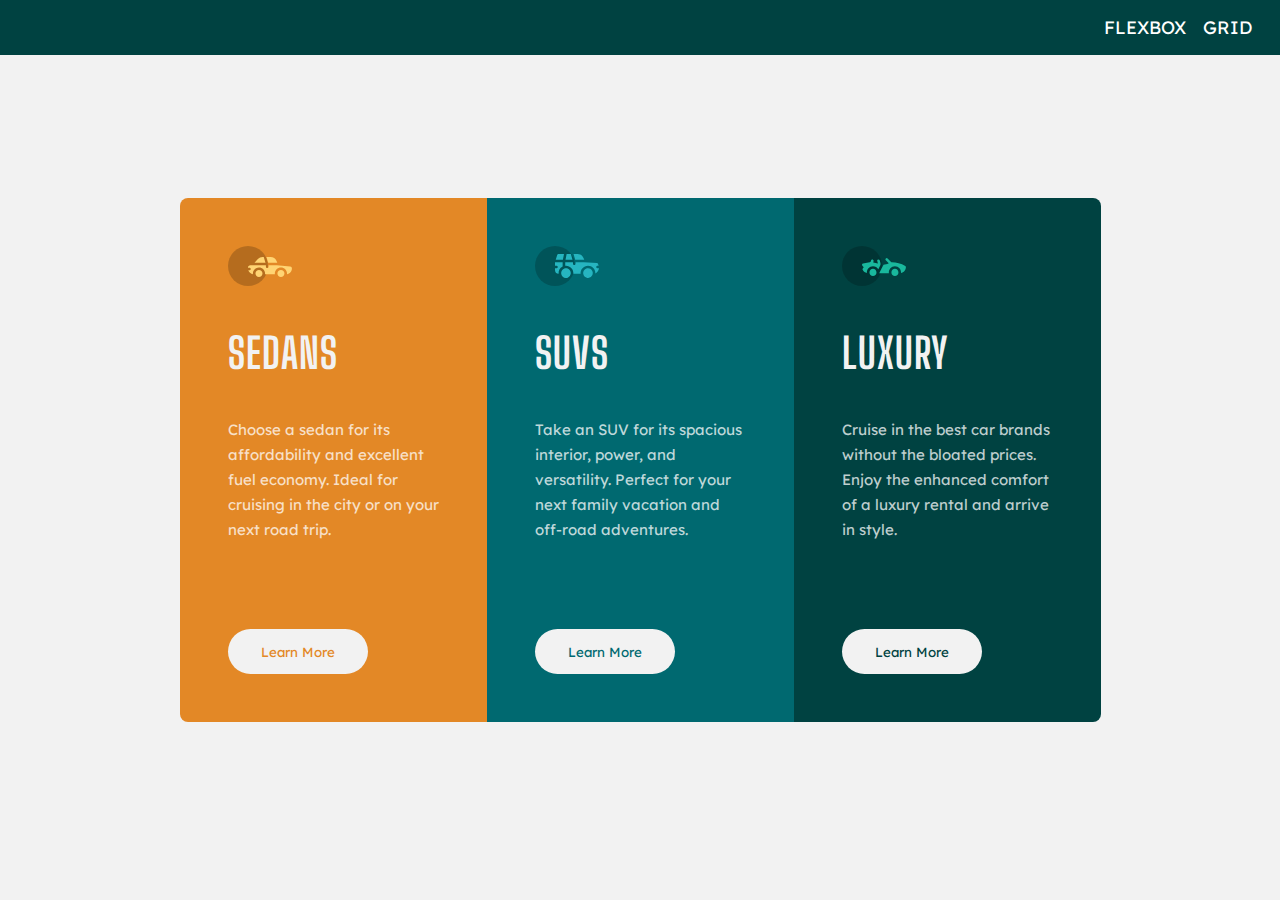
<file: index.html>
<!DOCTYPE html>
<html lang="en">
<head>
    <meta charset="UTF-8">
    <meta http-equiv="X-UA-Compatible" content="IE=edge">
    <meta name="viewport" content="width=device-width, initial-scale=1.0">
    <title>Flexbox layout</title>
    <link rel="stylesheet" href="style.css" type="text/css">
    <link href="https://fonts.googleapis.com/css2?family=Lexend+Deca&display=swap" rel="stylesheet">
    <link href="https://fonts.googleapis.com/css2?family=Big+Shoulders+Display&display=swap" rel="stylesheet">
</head>
<body id="body-flex">
    <header>
        <span class="links"> <a href="index.html">FLEXBOX</a></span>
        <span class="links"><a href="grid.html">GRID</a></span>
    </header>
    <main id="main-flex">
        <div class="wrapper-flex">
            <div class="card sedans-box">
                <img src="icons and images/icon-sedans.svg" alt="sedans">
                <h1>SEDANS</h1>
                <p>Choose a sedan for its affordability and excellent fuel economy. Ideal for cruising in the city or on your next road trip.</p>
                <button type="submit" class="button1">Learn More</button>
            </div>
            <div class="card suvs-box">
                <img src="icons and images/icon-suvs.svg" alt="suvs">
                <h1>SUVS</h1>
                <p>Take an SUV for its spacious interior, power, and versatility. Perfect for your next family vacation and off-road adventures.</p>
                <button type="submit" class="button2">Learn More</button>
            </div>
            <div class="card luxury-box">
                <img src="icons and images/icon-luxury.svg" alt="luxury">
                <h1>LUXURY</h1>
                <p>Cruise in the best car brands without the bloated prices. Enjoy the enhanced comfort of a luxury rental and arrive in style.</p>
                <button type="submit" class="button3">Learn More</button>
            </div>
        </div>
    </main>
</body>
</html>
</file>
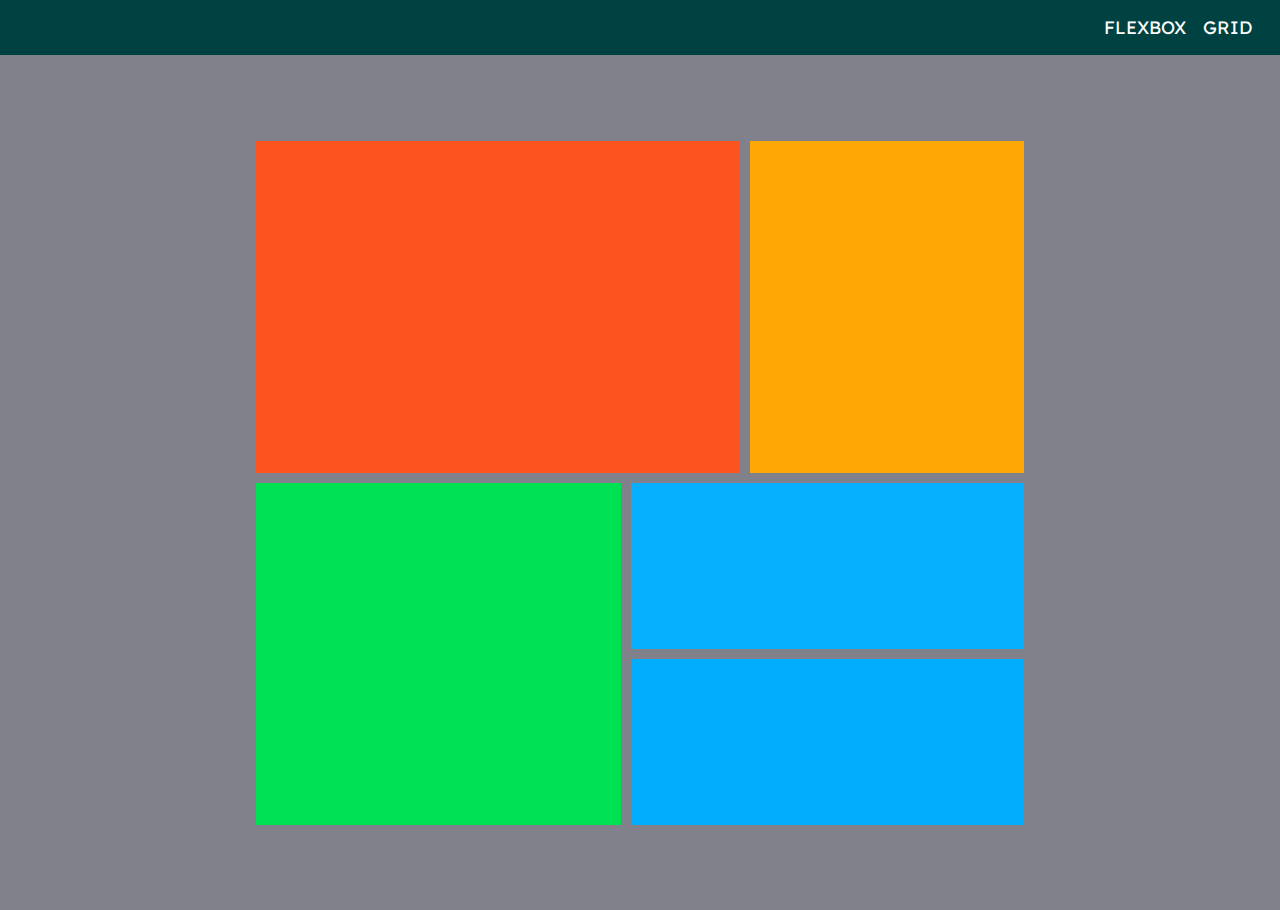
<file: grid.html>
<!DOCTYPE html>
<html lang="en">
<head>
    <meta charset="UTF-8">
    <meta http-equiv="X-UA-Compatible" content="IE=edge">
    <meta name="viewport" content="width=device-width, initial-scale=1.0">
    <title>Grid layout</title>
    <link rel="stylesheet" href="style.css" type="text/css">
    <link href="https://fonts.googleapis.com/css2?family=Lexend+Deca&display=swap" rel="stylesheet">
</head>
<body id="body-grid">
    <header>
        <span class="links"> <a href="index.html">FLEXBOX</a></span>
        <span class="links"><a href="grid.html">GRID</a></span>
    </header>
    <main id="main-grid">
        <div id="wrapper-grid">
            <div class="box1"></div>
            <div class="box2"></div>
            <div class="box3"></div>
            <div class="box4"></div>
            <div class="box5"></div>
        </div>
    </main>
</body>
</html>
</file>
<file: style.css>
*{
    margin: 0;
    padding: 0;
    box-sizing: border-box;  
}
#body-flex{
    height: 100vh;
    font: 400 15px 'Lexend Deca', sans-serif;
    background-color: hsl(0, 0%, 95%);
}
header{
    width: 100%;
    padding: 16px;
    background-color: hsl(179, 100%, 13%);
    color: white;
    font-size: 18px;
    text-align: right;
}
.links{
    padding-right: 12px;
}
a {
    text-decoration: none;
    color: white;
}
a:hover {
    text-decoration: underline;
    font-weight: 600;
}
#main-flex{
    height: 90%;
    justify-content: center;
    align-items: center;
    display: flex;
   
} 
.wrapper-flex{
    display: flex;
}
.card{
    width: 307px;
    padding: 48px   
}
.sedans-box{
    border-radius: 8px 0px 0px 8px;
    background-color: hsl(31, 77%, 52%);
}
.suvs-box{
    background-color: hsl(184, 100%, 22%);
}
.luxury-box{
    border-radius: 0px 8px 8px 0px;
    background-color: hsl(179, 100%, 13%);
}
img{
    margin-bottom: 38px;
}
h1{
    color: hsl(0, 0%, 95%);
    letter-spacing: 1px;
    font: 700 42px 'Big Shoulders Display';
    margin-bottom: 39px;
}
p{
    line-height: 25px;
    color: hsla(0, 0%, 100%, 0.75);
    margin-bottom: 87px;
}
button{
    font-family: 'Lexend Deca', sans-serif;
    background-color: hsl(0, 0%, 95%);
    width: 140px;
    height: 45px;
    border: none;
    border-radius: 50px;
    outline: none;
    cursor: pointer;
}
button:hover{
    color: hsl(0, 0%, 95%);
    background-color: inherit;
    border: 2px solid hsl(0, 0%, 95%);
}
.button1{
    color: hsl(31, 77%, 52%)
}
.button2{
    color: hsl(184, 100%, 22%)
}
.button3{
    color: hsl(179, 100%, 13%)
}


@media (min-width:320px) and (max-width:930px) {
    header {
        width: 100%;    
    }
    .links{
        padding-right: 10px;
        font-size: 16px;
    }
    #main-flex{
        height: auto;
        margin: 40px 0px;
    }
    .wrapper-flex{
        display: flex;
        flex-direction: column;
        width: 85%;
        margin-bottom: 40px;
    }
    .card{
        width: 100%;
        padding: 48px;
    }
    .sedans-box {
        border-radius: 10px 10px 0px 0px;
    }
    .luxury-box {
        border-radius: 0px 0px 10px 10px;
    }
}

/* grid styles */
#body-grid {
    font: 400 15px 'Lexend Deca', sans-serif;
}

#main-grid {
    width: 100%;
    height: 95vh;
    background-color: rgb(129, 129, 139);
    display: grid;
    align-items: center;
    justify-items: center;
}

#wrapper-grid {
    width: 60%;
    height: 80%;
    display: grid;
    grid-template-columns: 2fr 0.6fr 1.5fr;
    grid-template-rows: 2fr 1fr 1fr;
    gap: 10px;
}

.box1 {
    grid-area: 1/1/2/3;
    background-color: rgb(253, 83, 31);
}

.box2 {
    background-color: rgb(255, 167, 4);
}

.box3 {
    grid-area: 2/1/4/1;
    background-color: rgb(0, 224, 83);
}

.box4 {
    grid-area: 2/2/2/4;
    background-color: rgb(6, 176, 255);
}

.box5 {
    grid-area: 3/2/3/4;
    background-color: rgb(1, 174, 253);
}

@media (min-width:320px) and (max-width:1200px) {
    #wrapper-grid {
        width: 85%;
    }

    header {
        width: 100vw;
    }

    .links {
        padding-right: 10px;
        font-size: 16px;
    }
}
</file>
